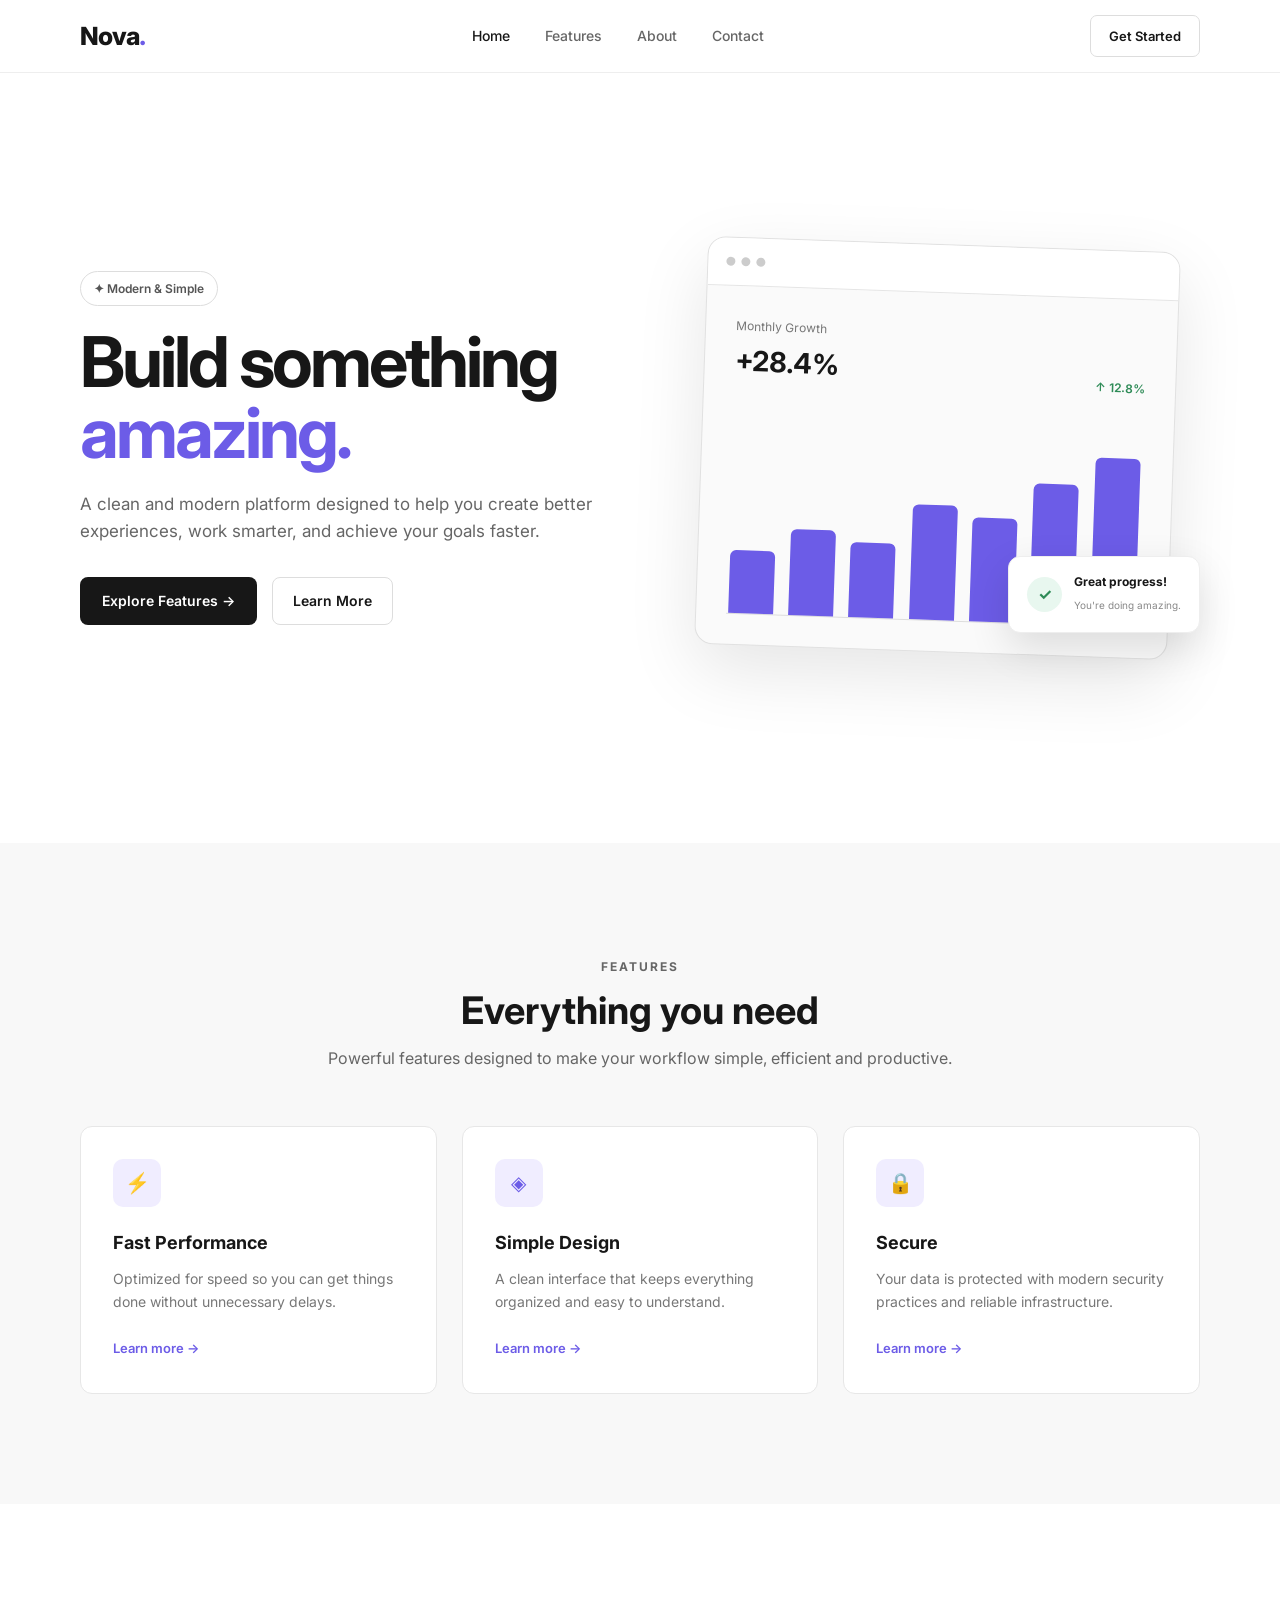
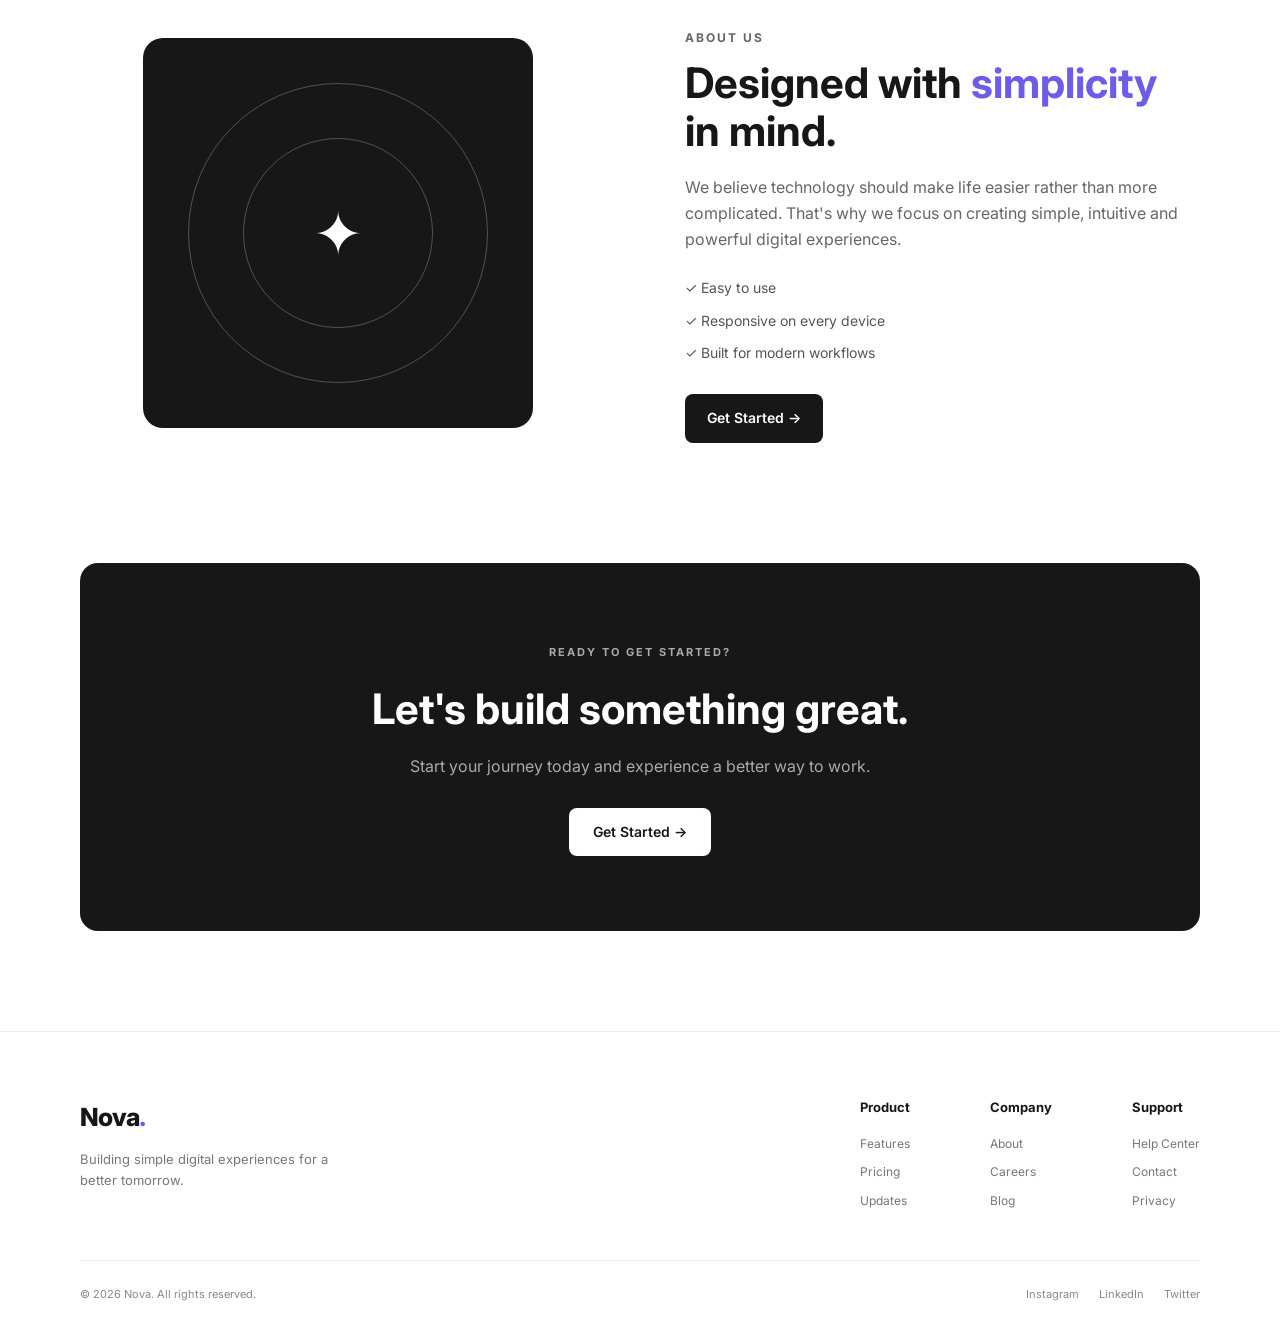
<file: Task1/index.html>
<!DOCTYPE html>
<html lang="en">
<head>
    <meta charset="UTF-8">
    <meta name="viewport" content="width=device-width, initial-scale=1.0">

    <title>Modern Landing Page</title>

    <link rel="stylesheet" href="styles.css">

    <!-- Google Font -->
    <link rel="preconnect" href="https://fonts.googleapis.com">
    <link rel="preconnect" href="https://fonts.gstatic.com" crossorigin>
    <link
        href="https://fonts.googleapis.com/css2?family=Inter:wght@400;500;600;700;800&display=swap"
        rel="stylesheet"
    >
</head>

<body>

    <!-- ================= HEADER ================= -->
    <header class="header">
        <div class="container nav-container">

            <a href="#" class="logo">
                Nova<span>.</span>
            </a>

            <nav class="navbar">
                <a href="#home" class="active">Home</a>
                <a href="#features">Features</a>
                <a href="#about">About</a>
                <a href="#contact">Contact</a>
            </nav>

            <a href="#contact" class="nav-button">
                Get Started
            </a>

        </div>
    </header>


    <main>

        <!-- ================= HERO ================= -->
        <section class="hero" id="home">

            <div class="container hero-content">

                <div class="hero-text">

                    <span class="badge">
                        ✦ Modern & Simple
                    </span>

                    <h1>
                        Build something
                        <span>amazing.</span>
                    </h1>

                    <p>
                        A clean and modern platform designed to help you
                        create better experiences, work smarter, and achieve
                        your goals faster.
                    </p>

                    <div class="hero-buttons">
                        <a href="#features" class="primary-button">
                            Explore Features →
                        </a>

                        <a href="#about" class="secondary-button">
                            Learn More
                        </a>
                    </div>

                </div>


                <div class="hero-visual">

                    <div class="visual-card">

                        <div class="card-header">
                            <div class="window-buttons">
                                <span></span>
                                <span></span>
                                <span></span>
                            </div>
                        </div>

                        <div class="chart-area">

                            <div class="chart-title">
                                <div>
                                    <small>Monthly Growth</small>
                                    <h3>+28.4%</h3>
                                </div>

                                <span class="growth">
                                    ↑ 12.8%
                                </span>
                            </div>

                            <div class="chart">
                                <div class="bar bar-1"></div>
                                <div class="bar bar-2"></div>
                                <div class="bar bar-3"></div>
                                <div class="bar bar-4"></div>
                                <div class="bar bar-5"></div>
                                <div class="bar bar-6"></div>
                                <div class="bar bar-7"></div>
                            </div>

                        </div>

                    </div>

                    <div class="floating-card">
                        <span class="check">✓</span>
                        <div>
                            <strong>Great progress!</strong>
                            <small>You're doing amazing.</small>
                        </div>
                    </div>

                </div>

            </div>

        </section>


        <!-- ================= FEATURES ================= -->
        <section class="features" id="features">

            <div class="container">

                <div class="section-heading">

                    <span class="section-label">
                        FEATURES
                    </span>

                    <h2>
                        Everything you need
                    </h2>

                    <p>
                        Powerful features designed to make your workflow
                        simple, efficient and productive.
                    </p>

                </div>


                <div class="feature-grid">

                    <article class="feature-card">

                        <div class="feature-icon">
                            ⚡
                        </div>

                        <h3>
                            Fast Performance
                        </h3>

                        <p>
                            Optimized for speed so you can get things done
                            without unnecessary delays.
                        </p>

                        <a href="#">
                            Learn more →
                        </a>

                    </article>


                    <article class="feature-card">

                        <div class="feature-icon">
                            ◈
                        </div>

                        <h3>
                            Simple Design
                        </h3>

                        <p>
                            A clean interface that keeps everything organized
                            and easy to understand.
                        </p>

                        <a href="#">
                            Learn more →
                        </a>

                    </article>


                    <article class="feature-card">

                        <div class="feature-icon">
                            🔒
                        </div>

                        <h3>
                            Secure
                        </h3>

                        <p>
                            Your data is protected with modern security
                            practices and reliable infrastructure.
                        </p>

                        <a href="#">
                            Learn more →
                        </a>

                    </article>

                </div>

            </div>

        </section>


        <!-- ================= ABOUT ================= -->
        <section class="about" id="about">

            <div class="container about-content">

                <div class="about-image">

                    <div class="image-box">

                        <div class="circle circle-one"></div>
                        <div class="circle circle-two"></div>

                        <div class="about-icon">
                            ✦
                        </div>

                    </div>

                </div>


                <div class="about-text">

                    <span class="section-label">
                        ABOUT US
                    </span>

                    <h2>
                        Designed with
                        <span>simplicity</span>
                        in mind.
                    </h2>

                    <p>
                        We believe technology should make life easier rather
                        than more complicated. That's why we focus on creating
                        simple, intuitive and powerful digital experiences.
                    </p>

                    <ul>
                        <li>✓ Easy to use</li>
                        <li>✓ Responsive on every device</li>
                        <li>✓ Built for modern workflows</li>
                    </ul>

                    <a href="#contact" class="primary-button">
                        Get Started →
                    </a>

                </div>

            </div>

        </section>


        <!-- ================= CTA ================= -->
        <section class="cta" id="contact">

            <div class="container">

                <div class="cta-box">

                    <span>READY TO GET STARTED?</span>

                    <h2>
                        Let's build something great.
                    </h2>

                    <p>
                        Start your journey today and experience a better
                        way to work.
                    </p>

                    <a href="#" class="cta-button">
                        Get Started →
                    </a>

                </div>

            </div>

        </section>

    </main>


    <!-- ================= FOOTER ================= -->
    <footer class="footer">

        <div class="container footer-content">

            <div class="footer-brand">

                <a href="#" class="logo">
                    Nova<span>.</span>
                </a>

                <p>
                    Building simple digital experiences
                    for a better tomorrow.
                </p>

            </div>


            <div class="footer-links">

                <div>
                    <h4>Product</h4>
                    <a href="#features">Features</a>
                    <a href="#">Pricing</a>
                    <a href="#">Updates</a>
                </div>

                <div>
                    <h4>Company</h4>
                    <a href="#about">About</a>
                    <a href="#">Careers</a>
                    <a href="#">Blog</a>
                </div>

                <div>
                    <h4>Support</h4>
                    <a href="#">Help Center</a>
                    <a href="#">Contact</a>
                    <a href="#">Privacy</a>
                </div>

            </div>

        </div>


        <div class="container copyright">

            <p>
                © 2026 Nova. All rights reserved.
            </p>

            <div>
                <a href="#">Instagram</a>
                <a href="#">LinkedIn</a>
                <a href="#">Twitter</a>
            </div>

        </div>

    </footer>

</body>
</html>
</file>
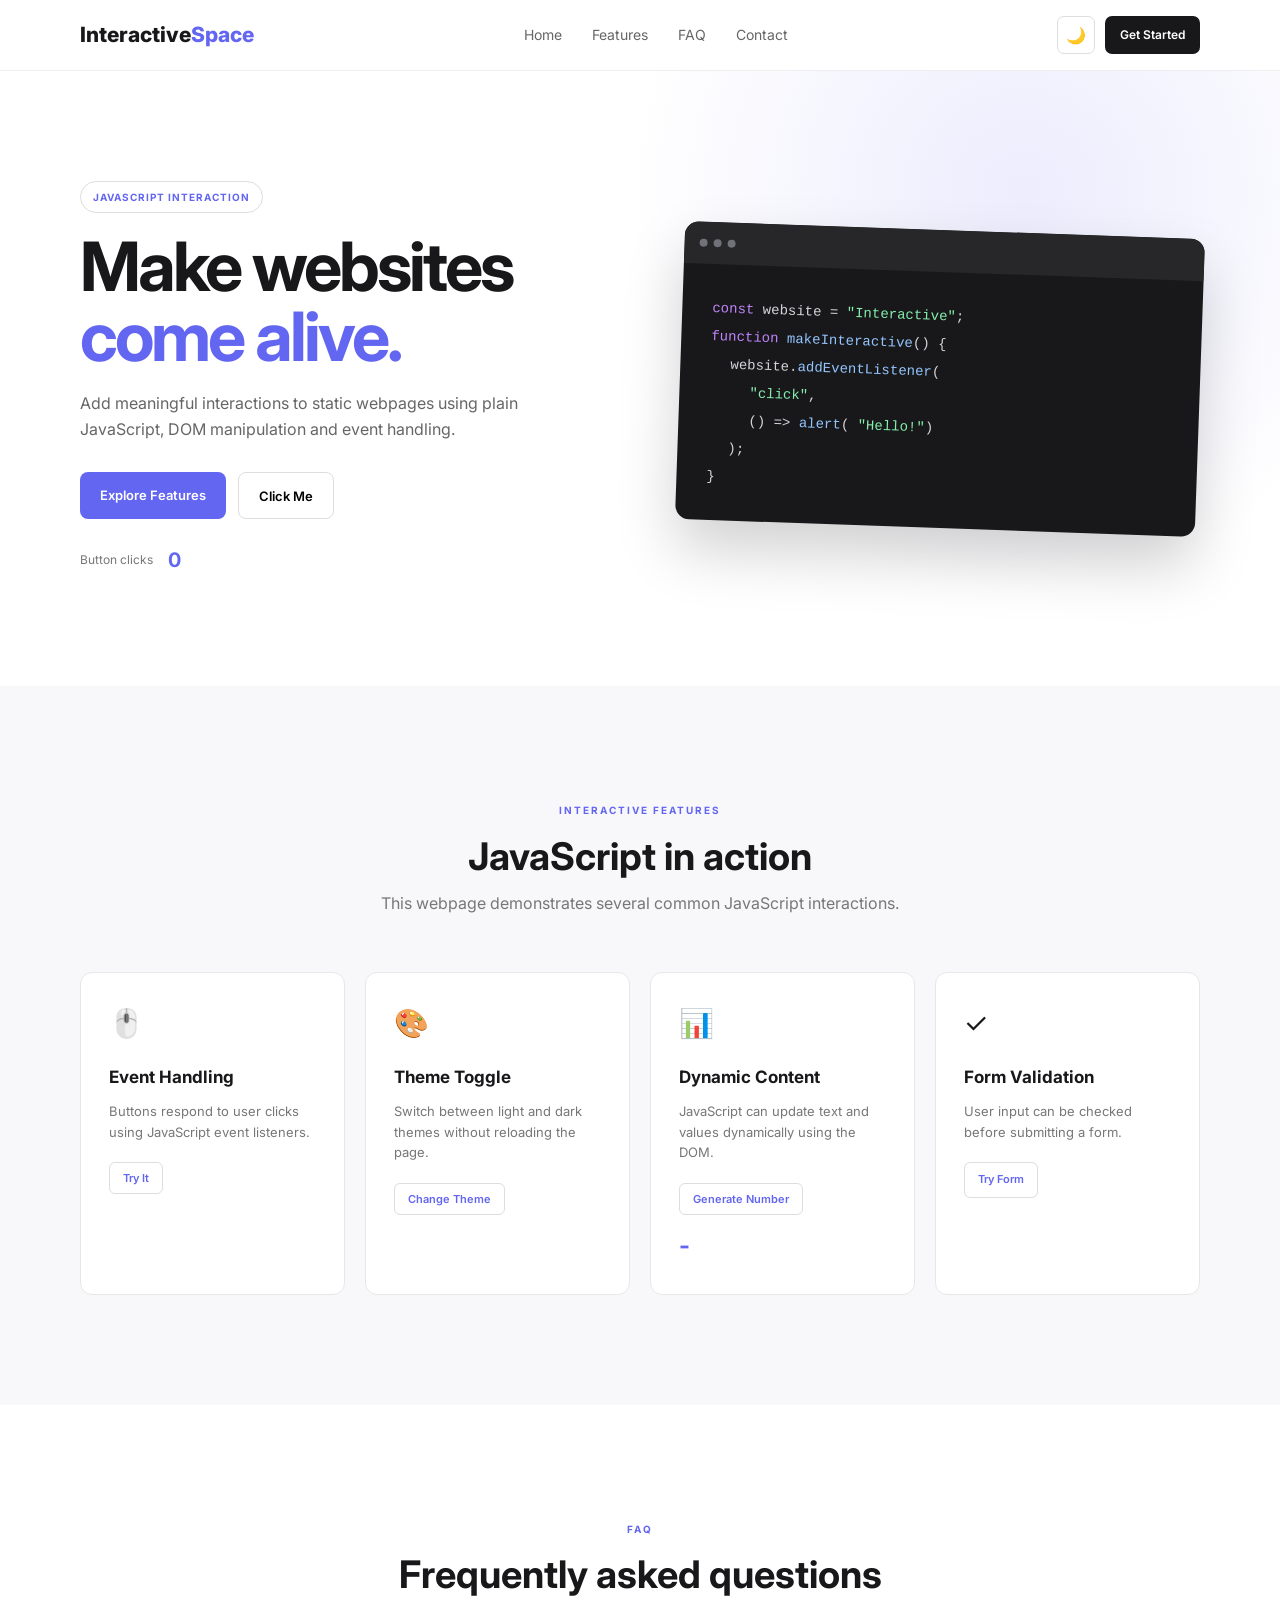
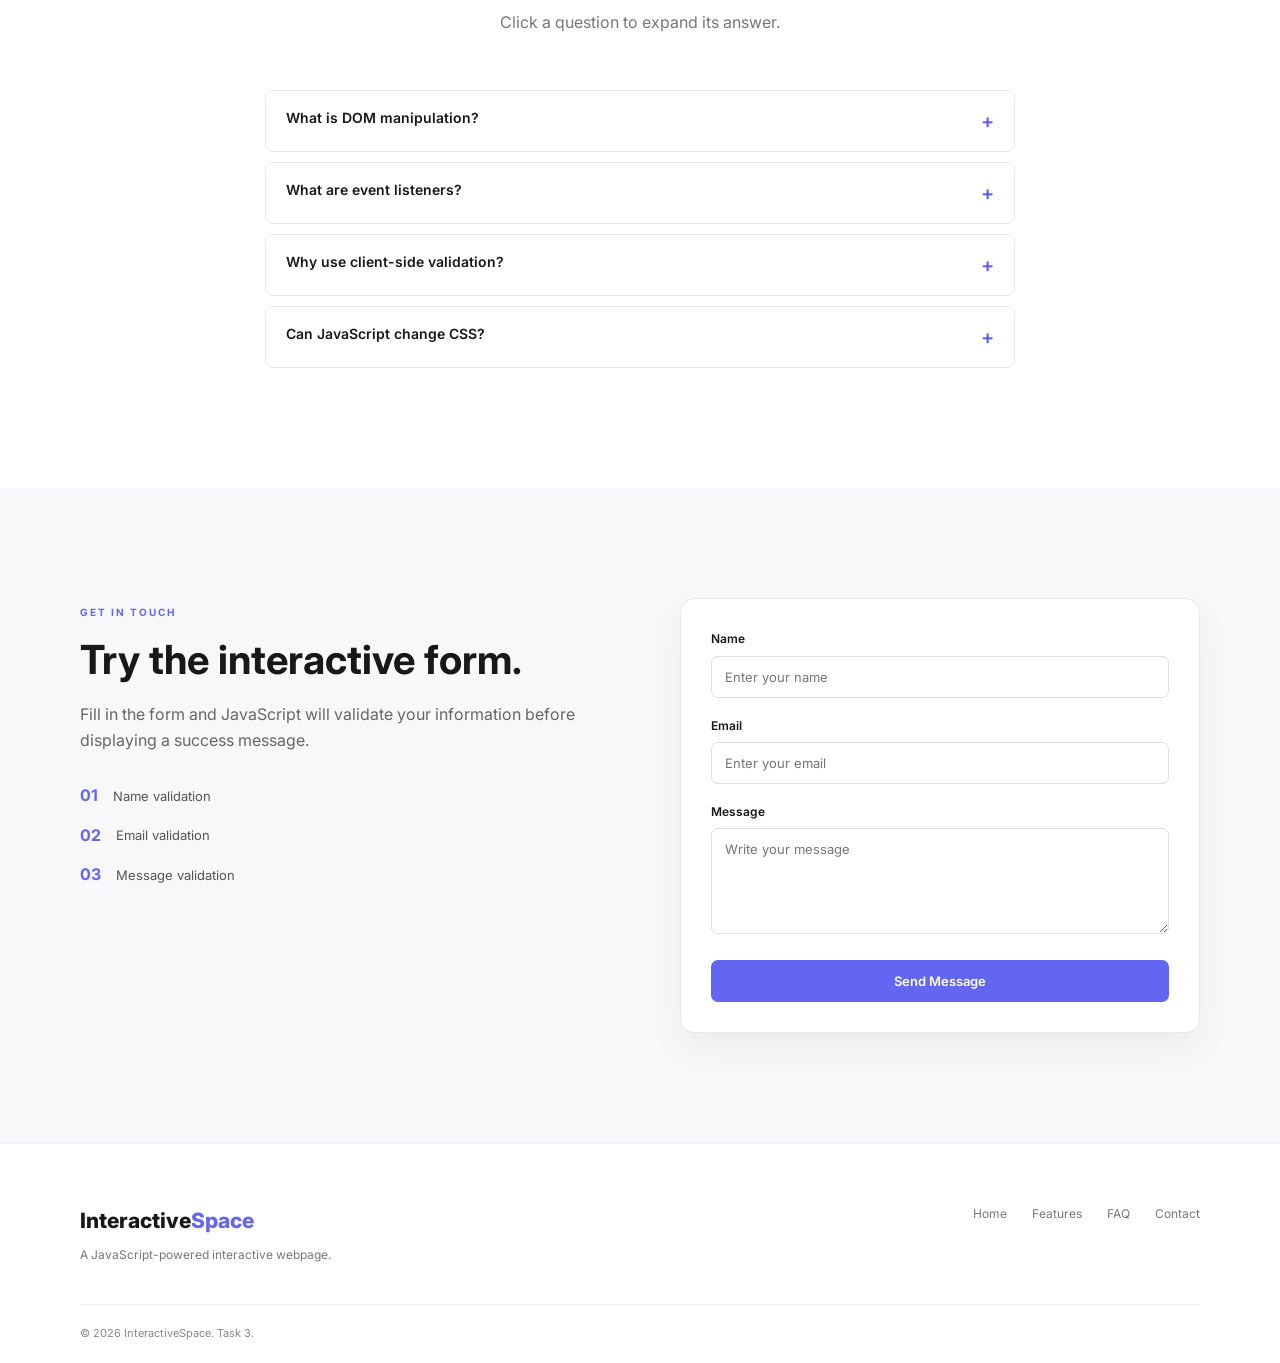
<file: Task3/index.html>
<!DOCTYPE html>
<html lang="en">

<head>
    <meta charset="UTF-8">
    <meta name="viewport" content="width=device-width, initial-scale=1.0">

    <title>InteractiveSpace - JavaScript Task</title>

    <link rel="stylesheet" href="style.css">

    <link rel="preconnect" href="https://fonts.googleapis.com">
    <link rel="preconnect" href="https://fonts.gstatic.com" crossorigin>

    <link
        href="https://fonts.googleapis.com/css2?family=Inter:wght@400;500;600;700;800&display=swap"
        rel="stylesheet"
    >
</head>

<body>

    <!-- ================= HEADER ================= -->

    <header class="header">

        <div class="container navbar">

            <a href="#home" class="logo">
                Interactive<span>Space</span>
            </a>

            <nav class="nav-links" id="navLinks">

                <a href="#home">Home</a>
                <a href="#features">Features</a>
                <a href="#faq">FAQ</a>
                <a href="#contact">Contact</a>

            </nav>

            <div class="header-actions">

                <button
                    class="theme-btn"
                    id="themeToggle"
                    aria-label="Toggle theme"
                >
                    🌙
                </button>

                <a href="#contact" class="header-btn">
                    Get Started
                </a>

                <button
                    class="menu-btn"
                    id="menuToggle"
                    aria-label="Open menu"
                >
                    ☰
                </button>

            </div>

        </div>

    </header>


    <!-- ================= MAIN ================= -->

    <main>

        <!-- HERO -->

        <section class="hero" id="home">

            <div class="container hero-content">

                <div class="hero-text">

                    <span class="tag">
                        JAVASCRIPT INTERACTION
                    </span>

                    <h1>
                        Make websites
                        <span>come alive.</span>
                    </h1>

                    <p>
                        Add meaningful interactions to static webpages
                        using plain JavaScript, DOM manipulation and
                        event handling.
                    </p>

                    <div class="hero-buttons">

                        <a href="#features" class="btn primary">
                            Explore Features
                        </a>

                        <button class="btn secondary" id="countButton">
                            Click Me
                        </button>

                    </div>

                    <div class="counter-box">

                        <span>Button clicks</span>

                        <strong id="clickCount">
                            0
                        </strong>

                    </div>

                </div>


                <div class="hero-card">

                    <div class="code-header">

                        <span></span>
                        <span></span>
                        <span></span>

                    </div>

                    <div class="code-content">

                        <p>
                            <span class="code-purple">const</span>
                            website =
                            <span class="code-green">"Interactive"</span>;
                        </p>

                        <p>
                            <span class="code-purple">function</span>
                            <span class="code-blue">makeInteractive</span>() {
                        </p>

                        <p class="indent">
                            website.<span class="code-blue">addEventListener</span>(
                        </p>

                        <p class="indent-2">
                            <span class="code-green">"click"</span>,
                        </p>

                        <p class="indent-2">
                            () =>
                            <span class="code-blue">alert</span>(
                            <span class="code-green">"Hello!"</span>)
                        </p>

                        <p class="indent">);</p>

                        <p>}</p>

                    </div>

                </div>

            </div>

        </section>


        <!-- FEATURES -->

        <section class="features" id="features">

            <div class="container">

                <div class="section-heading">

                    <span>INTERACTIVE FEATURES</span>

                    <h2>
                        JavaScript in action
                    </h2>

                    <p>
                        This webpage demonstrates several common
                        JavaScript interactions.
                    </p>

                </div>


                <div class="feature-grid">

                    <article class="feature-card">

                        <div class="feature-icon">
                            🖱️
                        </div>

                        <h3>
                            Event Handling
                        </h3>

                        <p>
                            Buttons respond to user clicks using
                            JavaScript event listeners.
                        </p>

                        <button
                            class="demo-btn"
                            data-message="You clicked the Event Handling button!"
                        >
                            Try It
                        </button>

                    </article>


                    <article class="feature-card">

                        <div class="feature-icon">
                            🎨
                        </div>

                        <h3>
                            Theme Toggle
                        </h3>

                        <p>
                            Switch between light and dark themes
                            without reloading the page.
                        </p>

                        <button
                            class="demo-btn"
                            id="themeDemo"
                        >
                            Change Theme
                        </button>

                    </article>


                    <article class="feature-card">

                        <div class="feature-icon">
                            📊
                        </div>

                        <h3>
                            Dynamic Content
                        </h3>

                        <p>
                            JavaScript can update text and values
                            dynamically using the DOM.
                        </p>

                        <button
                            class="demo-btn"
                            id="randomNumber"
                        >
                            Generate Number
                        </button>

                        <div class="random-result" id="randomResult">
                            -
                        </div>

                    </article>


                    <article class="feature-card">

                        <div class="feature-icon">
                            ✓
                        </div>

                        <h3>
                            Form Validation
                        </h3>

                        <p>
                            User input can be checked before submitting
                            a form.
                        </p>

                        <a href="#contact" class="demo-btn link-btn">
                            Try Form
                        </a>

                    </article>

                </div>

            </div>

        </section>


        <!-- FAQ -->

        <section class="faq-section" id="faq">

            <div class="container">

                <div class="section-heading">

                    <span>FAQ</span>

                    <h2>
                        Frequently asked questions
                    </h2>

                    <p>
                        Click a question to expand its answer.
                    </p>

                </div>


                <div class="faq-list">

                    <div class="faq-item">

                        <button class="faq-question">
                            What is DOM manipulation?
                            <span>+</span>
                        </button>

                        <div class="faq-answer">

                            <p>
                                DOM manipulation means using JavaScript
                                to access and modify elements, attributes,
                                styles and content of an HTML document.
                            </p>

                        </div>

                    </div>


                    <div class="faq-item">

                        <button class="faq-question">
                            What are event listeners?
                            <span>+</span>
                        </button>

                        <div class="faq-answer">

                            <p>
                                Event listeners allow JavaScript to
                                execute a function when a specific event,
                                such as a click or keyboard input, occurs.
                            </p>

                        </div>

                    </div>


                    <div class="faq-item">

                        <button class="faq-question">
                            Why use client-side validation?
                            <span>+</span>
                        </button>

                        <div class="faq-answer">

                            <p>
                                Client-side validation provides immediate
                                feedback to users and prevents incomplete
                                or incorrectly formatted information from
                                being submitted.
                            </p>

                        </div>

                    </div>


                    <div class="faq-item">

                        <button class="faq-question">
                            Can JavaScript change CSS?
                            <span>+</span>
                        </button>

                        <div class="faq-answer">

                            <p>
                                Yes. JavaScript can add or remove CSS
                                classes, modify inline styles and change
                                the visual state of HTML elements.
                            </p>

                        </div>

                    </div>

                </div>

            </div>

        </section>


        <!-- CONTACT FORM -->

        <section class="contact" id="contact">

            <div class="container contact-layout">

                <div class="contact-info">

                    <span class="section-label">
                        GET IN TOUCH
                    </span>

                    <h2>
                        Try the interactive form.
                    </h2>

                    <p>
                        Fill in the form and JavaScript will validate
                        your information before displaying a success
                        message.
                    </p>

                    <div class="contact-points">

                        <div>
                            <strong>01</strong>
                            <span>Name validation</span>
                        </div>

                        <div>
                            <strong>02</strong>
                            <span>Email validation</span>
                        </div>

                        <div>
                            <strong>03</strong>
                            <span>Message validation</span>
                        </div>

                    </div>

                </div>


                <form class="contact-form" id="contactForm">

                    <div class="form-group">

                        <label for="name">
                            Name
                        </label>

                        <input
                            type="text"
                            id="name"
                            placeholder="Enter your name"
                        >

                        <small class="error" id="nameError"></small>

                    </div>


                    <div class="form-group">

                        <label for="email">
                            Email
                        </label>

                        <input
                            type="email"
                            id="email"
                            placeholder="Enter your email"
                        >

                        <small class="error" id="emailError"></small>

                    </div>


                    <div class="form-group">

                        <label for="message">
                            Message
                        </label>

                        <textarea
                            id="message"
                            rows="5"
                            placeholder="Write your message"
                        ></textarea>

                        <small class="error" id="messageError"></small>

                    </div>


                    <button
                        type="submit"
                        class="submit-btn"
                    >
                        Send Message
                    </button>

                    <div
                        class="success-message"
                        id="successMessage"
                    >
                        ✓ Message validated successfully!
                    </div>

                </form>

            </div>

        </section>

    </main>


    <!-- ================= FOOTER ================= -->

    <footer class="footer">

        <div class="container footer-content">

            <div>

                <a href="#home" class="logo">
                    Interactive<span>Space</span>
                </a>

                <p>
                    A JavaScript-powered interactive webpage.
                </p>

            </div>

            <div class="footer-links">

                <a href="#home">Home</a>
                <a href="#features">Features</a>
                <a href="#faq">FAQ</a>
                <a href="#contact">Contact</a>

            </div>

        </div>

        <div class="container copyright">

            © 2026 InteractiveSpace. Task 3.

        </div>

    </footer>


    <!-- SCROLL TO TOP -->

    <button
        id="scrollTop"
        class="scroll-top"
        aria-label="Scroll to top"
    >
        ↑
    </button>


    <script src="script.js"></script>

</body>

</html>
</file>
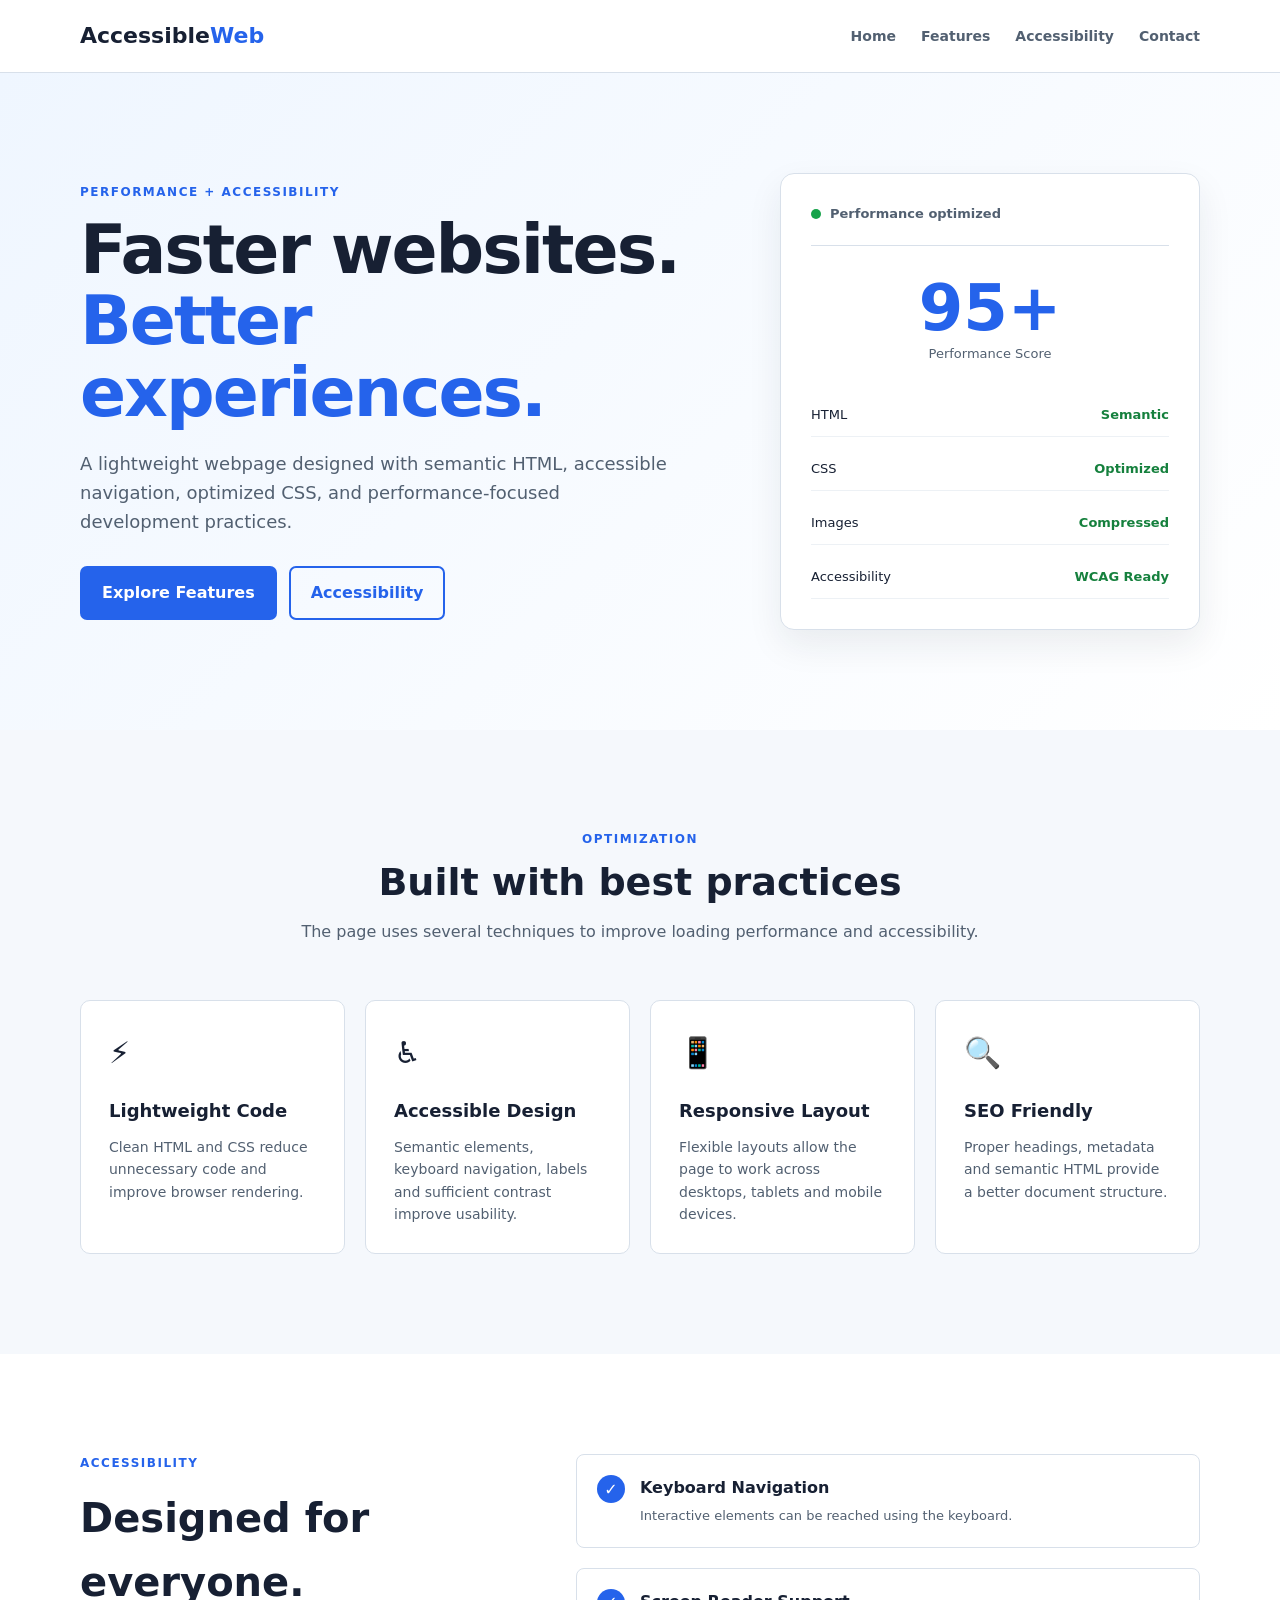
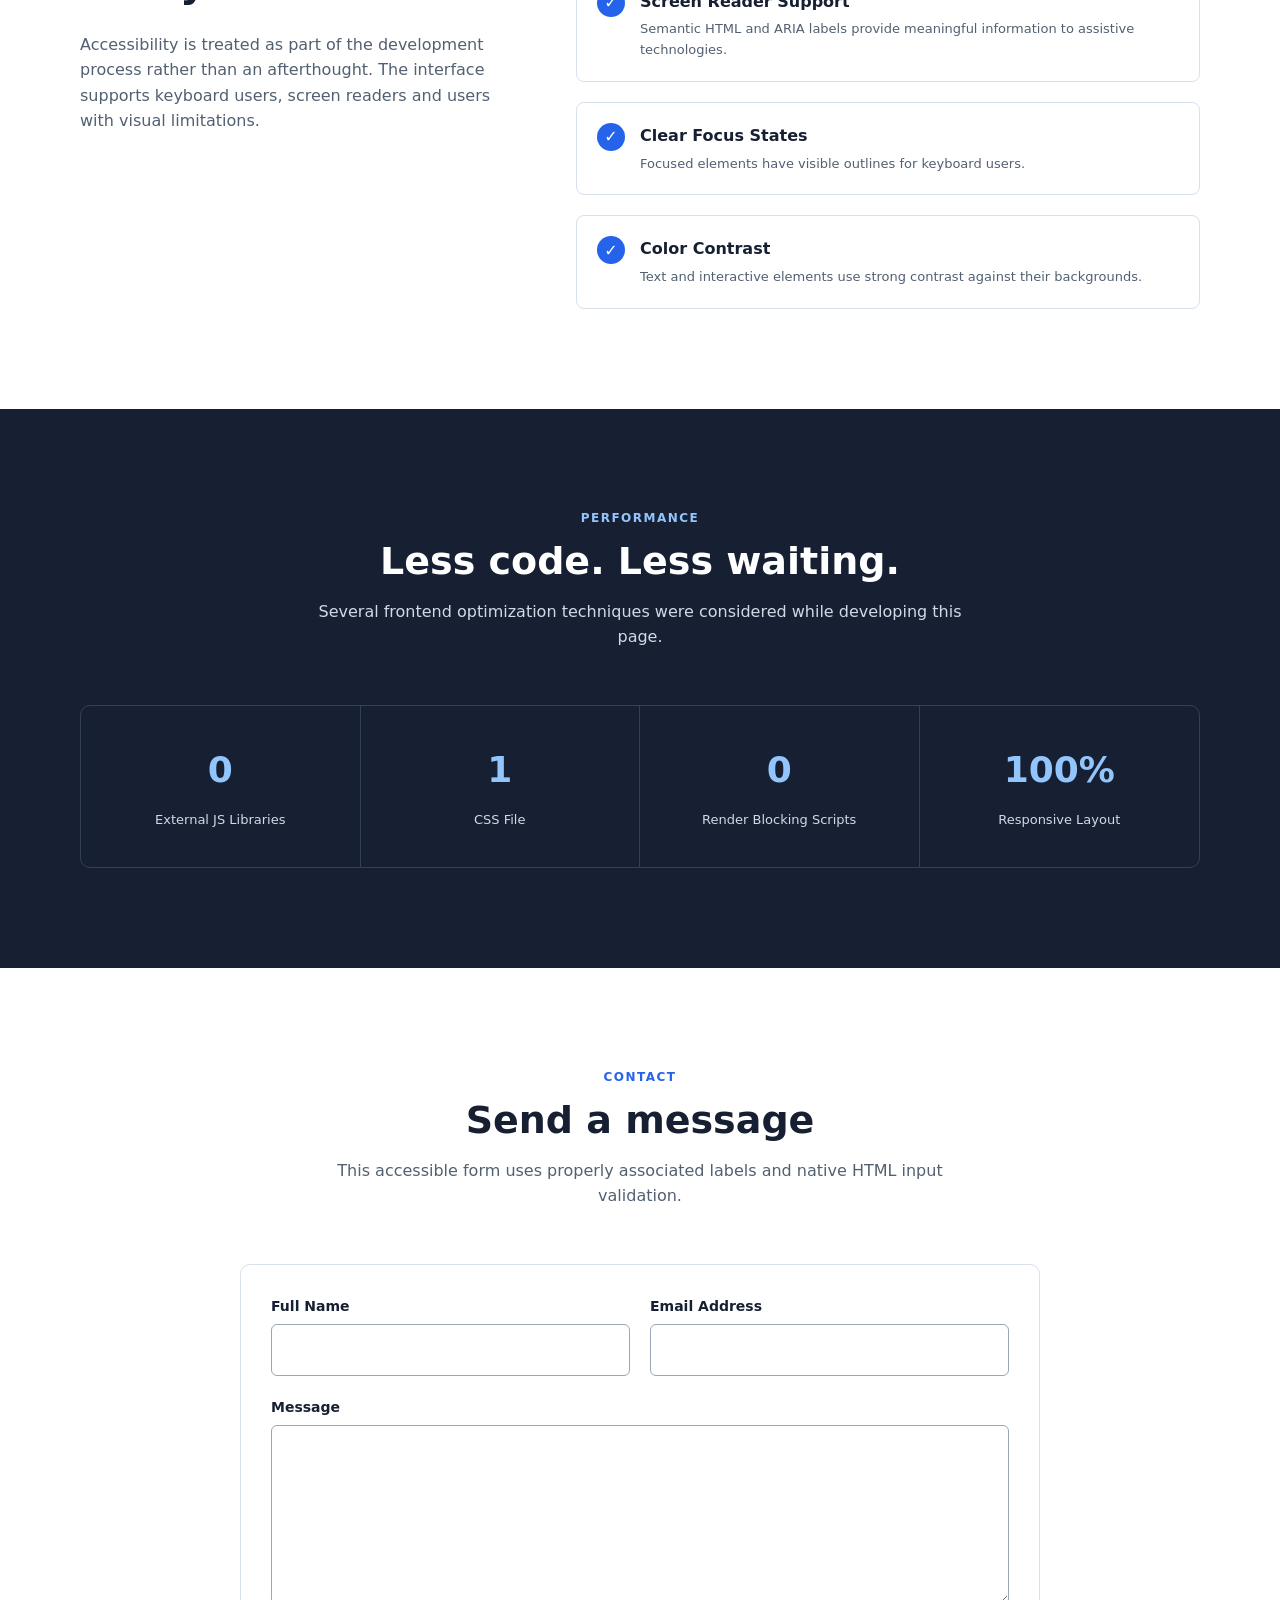
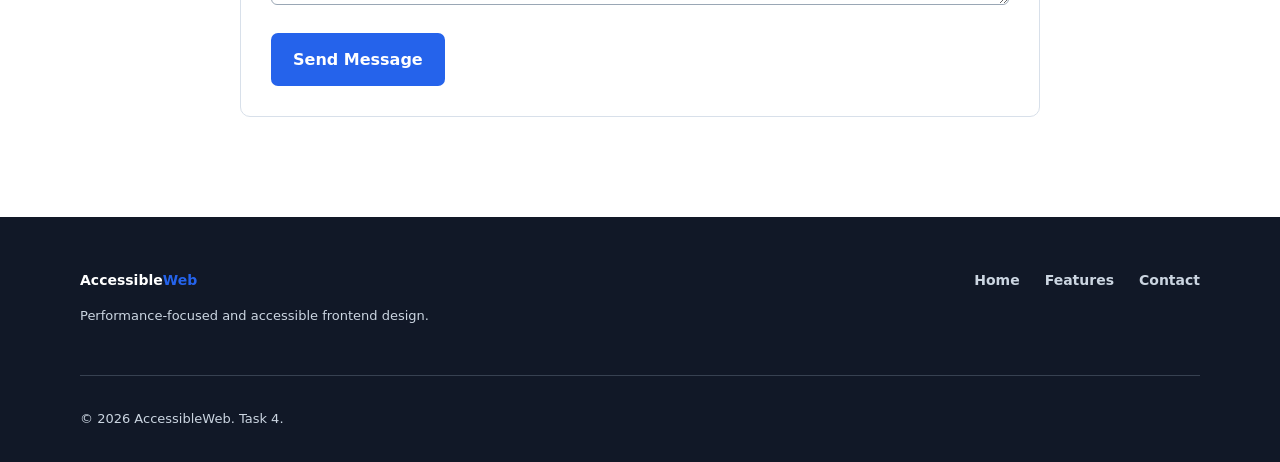
<file: Task4/index.html>
<!DOCTYPE html>
<html lang="en">

<head>

    <meta charset="UTF-8">

    <meta
        name="viewport"
        content="width=device-width, initial-scale=1.0"
    >

    <meta
        name="description"
        content="Accessible and performance optimized webpage demonstrating frontend best practices."
    >

    <meta
        name="theme-color"
        content="#2563eb"
    >

    <title>AccessibleWeb - Performance & Accessibility</title>

    <link rel="stylesheet" href="style.css">

</head>


<body>

    <!-- Skip navigation link for keyboard and screen-reader users -->

    <a
        class="skip-link"
        href="#main-content"
    >
        Skip to main content
    </a>


    <!-- HEADER -->

    <header class="site-header">

        <div class="container header-content">

            <a
                href="#"
                class="logo"
                aria-label="AccessibleWeb home"
            >
                Accessible<span>Web</span>
            </a>


            <nav
                class="main-navigation"
                aria-label="Main navigation"
            >

                <ul>

                    <li>
                        <a href="#home">
                            Home
                        </a>
                    </li>

                    <li>
                        <a href="#features">
                            Features
                        </a>
                    </li>

                    <li>
                        <a href="#accessibility">
                            Accessibility
                        </a>
                    </li>

                    <li>
                        <a href="#contact">
                            Contact
                        </a>
                    </li>

                </ul>

            </nav>

        </div>

    </header>


    <!-- MAIN CONTENT -->

    <main id="main-content">


        <!-- HERO SECTION -->

        <section
            class="hero"
            id="home"
            aria-labelledby="hero-title"
        >

            <div class="container hero-grid">

                <div class="hero-content">

                    <p class="eyebrow">
                        PERFORMANCE + ACCESSIBILITY
                    </p>

                    <h1 id="hero-title">
                        Faster websites.
                        <span>Better experiences.</span>
                    </h1>

                    <p class="hero-description">
                        A lightweight webpage designed with semantic
                        HTML, accessible navigation, optimized CSS,
                        and performance-focused development practices.
                    </p>

                    <div class="hero-actions">

                        <a
                            class="button primary-button"
                            href="#features"
                        >
                            Explore Features
                        </a>

                        <a
                            class="button secondary-button"
                            href="#accessibility"
                        >
                            Accessibility
                        </a>

                    </div>

                </div>


                <div
                    class="performance-card"
                    aria-label="Performance summary"
                >

                    <div class="performance-header">

                        <span
                            class="status-dot"
                            aria-hidden="true"
                        ></span>

                        Performance optimized

                    </div>


                    <div class="performance-score">

                        <strong>
                            95+
                        </strong>

                        <span>
                            Performance Score
                        </span>

                    </div>


                    <div class="performance-list">

                        <div>
                            <span>HTML</span>
                            <strong>Semantic</strong>
                        </div>

                        <div>
                            <span>CSS</span>
                            <strong>Optimized</strong>
                        </div>

                        <div>
                            <span>Images</span>
                            <strong>Compressed</strong>
                        </div>

                        <div>
                            <span>Accessibility</span>
                            <strong>WCAG Ready</strong>
                        </div>

                    </div>

                </div>

            </div>

        </section>


        <!-- FEATURES -->

        <section
            class="features"
            id="features"
            aria-labelledby="features-title"
        >

            <div class="container">

                <header class="section-header">

                    <p class="eyebrow">
                        OPTIMIZATION
                    </p>

                    <h2 id="features-title">
                        Built with best practices
                    </h2>

                    <p>
                        The page uses several techniques to improve
                        loading performance and accessibility.
                    </p>

                </header>


                <div class="feature-grid">


                    <article class="feature-card">

                        <div
                            class="feature-icon"
                            aria-hidden="true"
                        >
                            ⚡
                        </div>

                        <h3>
                            Lightweight Code
                        </h3>

                        <p>
                            Clean HTML and CSS reduce unnecessary
                            code and improve browser rendering.
                        </p>

                    </article>


                    <article class="feature-card">

                        <div
                            class="feature-icon"
                            aria-hidden="true"
                        >
                            ♿
                        </div>

                        <h3>
                            Accessible Design
                        </h3>

                        <p>
                            Semantic elements, keyboard navigation,
                            labels and sufficient contrast improve
                            usability.
                        </p>

                    </article>


                    <article class="feature-card">

                        <div
                            class="feature-icon"
                            aria-hidden="true"
                        >
                            📱
                        </div>

                        <h3>
                            Responsive Layout
                        </h3>

                        <p>
                            Flexible layouts allow the page to work
                            across desktops, tablets and mobile devices.
                        </p>

                    </article>


                    <article class="feature-card">

                        <div
                            class="feature-icon"
                            aria-hidden="true"
                        >
                            🔍
                        </div>

                        <h3>
                            SEO Friendly
                        </h3>

                        <p>
                            Proper headings, metadata and semantic
                            HTML provide a better document structure.
                        </p>

                    </article>

                </div>

            </div>

        </section>


        <!-- ACCESSIBILITY SECTION -->

        <section
            class="accessibility"
            id="accessibility"
            aria-labelledby="accessibility-title"
        >

            <div class="container accessibility-grid">

                <div>

                    <p class="eyebrow">
                        ACCESSIBILITY
                    </p>

                    <h2 id="accessibility-title">
                        Designed for everyone.
                    </h2>

                    <p class="section-description">
                        Accessibility is treated as part of the
                        development process rather than an afterthought.
                        The interface supports keyboard users,
                        screen readers and users with visual limitations.
                    </p>

                </div>


                <ul class="accessibility-list">

                    <li>

                        <span
                            aria-hidden="true"
                            class="check"
                        >
                            ✓
                        </span>

                        <div>

                            <strong>
                                Keyboard Navigation
                            </strong>

                            <p>
                                Interactive elements can be reached
                                using the keyboard.
                            </p>

                        </div>

                    </li>


                    <li>

                        <span
                            aria-hidden="true"
                            class="check"
                        >
                            ✓
                        </span>

                        <div>

                            <strong>
                                Screen Reader Support
                            </strong>

                            <p>
                                Semantic HTML and ARIA labels provide
                                meaningful information to assistive
                                technologies.
                            </p>

                        </div>

                    </li>


                    <li>

                        <span
                            aria-hidden="true"
                            class="check"
                        >
                            ✓
                        </span>

                        <div>

                            <strong>
                                Clear Focus States
                            </strong>

                            <p>
                                Focused elements have visible outlines
                                for keyboard users.
                            </p>

                        </div>

                    </li>


                    <li>

                        <span
                            aria-hidden="true"
                            class="check"
                        >
                            ✓
                        </span>

                        <div>

                            <strong>
                                Color Contrast
                            </strong>

                            <p>
                                Text and interactive elements use
                                strong contrast against their backgrounds.
                            </p>

                        </div>

                    </li>

                </ul>

            </div>

        </section>


        <!-- PERFORMANCE SECTION -->

        <section
            class="performance"
            aria-labelledby="performance-title"
        >

            <div class="container">

                <header class="section-header">

                    <p class="eyebrow">
                        PERFORMANCE
                    </p>

                    <h2 id="performance-title">
                        Less code. Less waiting.
                    </h2>

                    <p>
                        Several frontend optimization techniques
                        were considered while developing this page.
                    </p>

                </header>


                <div class="metrics">

                    <div class="metric">

                        <strong>
                            0
                        </strong>

                        <span>
                            External JS Libraries
                        </span>

                    </div>


                    <div class="metric">

                        <strong>
                            1
                        </strong>

                        <span>
                            CSS File
                        </span>

                    </div>


                    <div class="metric">

                        <strong>
                            0
                        </strong>

                        <span>
                            Render Blocking Scripts
                        </span>

                    </div>


                    <div class="metric">

                        <strong>
                            100%
                        </strong>

                        <span>
                            Responsive Layout
                        </span>

                    </div>

                </div>

            </div>

        </section>


        <!-- CONTACT -->

        <section
            class="contact"
            id="contact"
            aria-labelledby="contact-title"
        >

            <div class="container contact-container">

                <header class="section-header">

                    <p class="eyebrow">
                        CONTACT
                    </p>

                    <h2 id="contact-title">
                        Send a message
                    </h2>

                    <p>
                        This accessible form uses properly associated
                        labels and native HTML input validation.
                    </p>

                </header>


                <form class="contact-form">

                    <div class="form-row">

                        <div class="form-group">

                            <label for="name">
                                Full Name
                            </label>

                            <input
                                id="name"
                                name="name"
                                type="text"
                                autocomplete="name"
                                required
                                aria-required="true"
                            >

                        </div>


                        <div class="form-group">

                            <label for="email">
                                Email Address
                            </label>

                            <input
                                id="email"
                                name="email"
                                type="email"
                                autocomplete="email"
                                required
                                aria-required="true"
                            >

                        </div>

                    </div>


                    <div class="form-group">

                        <label for="message">
                            Message
                        </label>

                        <textarea
                            id="message"
                            name="message"
                            rows="6"
                            required
                        ></textarea>

                    </div>


                    <button
                        type="submit"
                        class="button primary-button"
                    >
                        Send Message
                    </button>

                </form>

            </div>

        </section>

    </main>


    <!-- FOOTER -->

    <footer class="site-footer">

        <div class="container footer-content">

            <div>

                <a
                    href="#"
                    class="logo"
                    aria-label="AccessibleWeb home"
                >
                    Accessible<span>Web</span>
                </a>

                <p>
                    Performance-focused and accessible frontend design.
                </p>

            </div>


            <nav
                aria-label="Footer navigation"
            >

                <ul>

                    <li>
                        <a href="#home">
                            Home
                        </a>
                    </li>

                    <li>
                        <a href="#features">
                            Features
                        </a>
                    </li>

                    <li>
                        <a href="#contact">
                            Contact
                        </a>
                    </li>

                </ul>

            </nav>

        </div>


        <div class="container copyright">

            <p>
                © 2026 AccessibleWeb. Task 4.
            </p>

        </div>

    </footer>

</body>

</html>
</file>
<file: Task1/styles.css>
* {
    margin: 0;
    padding: 0;
    box-sizing: border-box;
}

html {
    scroll-behavior: smooth;
}

body {
    font-family: "Inter", sans-serif;
    color: #171717;
    background: #ffffff;
    line-height: 1.6;
}

a {
    text-decoration: none;
    color: inherit;
}

img {
    max-width: 100%;
    display: block;
}


.container {
    width: min(1120px, 90%);
    margin: 0 auto;
}

.primary-button {
    display: inline-flex;
    align-items: center;
    justify-content: center;
    padding: 13px 22px;
    border-radius: 8px;
    background: #171717;
    color: #ffffff;
    font-size: 14px;
    font-weight: 600;
    transition: 0.3s ease;
}

.primary-button:hover {
    background: #333333;
    transform: translateY(-2px);
}

.section-label {
    display: inline-block;
    margin-bottom: 12px;
    color: #666666;
    font-size: 12px;
    font-weight: 700;
    letter-spacing: 2px;
}

.section-heading {
    max-width: 650px;
    margin: 0 auto 55px;
    text-align: center;
}

.section-heading h2 {
    margin-bottom: 12px;
    font-size: 38px;
    line-height: 1.2;
}

.section-heading p {
    color: #666666;
}


.header {
    position: sticky;
    top: 0;
    z-index: 1000;
    background: rgba(255, 255, 255, 0.95);
    border-bottom: 1px solid #eeeeee;
    backdrop-filter: blur(10px);
}

.nav-container {
    min-height: 72px;
    display: flex;
    align-items: center;
    justify-content: space-between;
}

.logo {
    font-size: 25px;
    font-weight: 800;
    letter-spacing: -1px;
}

.logo span {
    color: #6c5ce7;
}

.navbar {
    display: flex;
    align-items: center;
    gap: 35px;
}

.navbar a {
    position: relative;
    color: #666666;
    font-size: 14px;
    font-weight: 500;
}

.navbar a:hover,
.navbar a.active {
    color: #171717;
}

.nav-button {
    padding: 10px 18px;
    border: 1px solid #dddddd;
    border-radius: 7px;
    font-size: 13px;
    font-weight: 600;
    transition: 0.3s ease;
}

.nav-button:hover {
    background: #171717;
    color: #ffffff;
}


.hero {
    padding: 100px 0 120px;
    overflow: hidden;
}

.hero-content {
    min-height: 550px;
    display: grid;
    grid-template-columns: 1fr 1fr;
    align-items: center;
    gap: 70px;
}

.badge {
    display: inline-block;
    margin-bottom: 20px;
    padding: 7px 13px;
    border: 1px solid #dddddd;
    border-radius: 30px;
    color: #555555;
    font-size: 12px;
    font-weight: 600;
}

.hero-text h1 {
    max-width: 600px;
    margin-bottom: 22px;
    font-size: clamp(48px, 6vw, 70px);
    line-height: 1.02;
    letter-spacing: -3px;
}

.hero-text h1 span {
    color: #6c5ce7;
}

.hero-text p {
    max-width: 540px;
    margin-bottom: 32px;
    color: #666666;
    font-size: 17px;
}

.hero-buttons {
    display: flex;
    align-items: center;
    gap: 15px;
}

.secondary-button {
    padding: 12px 20px;
    border: 1px solid #dddddd;
    border-radius: 8px;
    font-size: 14px;
    font-weight: 600;
    transition: 0.3s ease;
}

.secondary-button:hover {
    background: #f5f5f5;
}


.hero-visual {
    position: relative;
    min-height: 430px;
    display: flex;
    align-items: center;
    justify-content: center;
}

.visual-card {
    width: 90%;
    max-width: 480px;
    overflow: hidden;
    border: 1px solid #e1e1e1;
    border-radius: 18px;
    background: #fafafa;
    box-shadow: 0 25px 70px rgba(0, 0, 0, 0.10);
    transform: rotate(2deg);
}

.card-header {
    height: 48px;
    display: flex;
    align-items: center;
    padding: 0 18px;
    border-bottom: 1px solid #e5e5e5;
    background: #ffffff;
}

.window-buttons {
    display: flex;
    gap: 6px;
}

.window-buttons span {
    width: 9px;
    height: 9px;
    display: block;
    border-radius: 50%;
    background: #cccccc;
}

.chart-area {
    padding: 30px;
}

.chart-title {
    display: flex;
    align-items: flex-end;
    justify-content: space-between;
}

.chart-title small {
    display: block;
    margin-bottom: 4px;
    color: #777777;
    font-size: 12px;
}

.chart-title h3 {
    font-size: 28px;
}

.growth {
    color: #2e8b57;
    font-size: 12px;
    font-weight: 600;
}

.chart {
    height: 200px;
    display: flex;
    align-items: flex-end;
    justify-content: space-around;
    gap: 12px;
    margin-top: 30px;
    padding-top: 20px;
    border-bottom: 1px solid #dddddd;
}

.bar {
    width: 11%;
    border-radius: 6px 6px 0 0;
    background: #6c5ce7;
}

.bar-1 {
    height: 35%;
}

.bar-2 {
    height: 48%;
}

.bar-3 {
    height: 42%;
}

.bar-4 {
    height: 64%;
}

.bar-5 {
    height: 58%;
}

.bar-6 {
    height: 78%;
}

.bar-7 {
    height: 94%;
}

.floating-card {
    position: absolute;
    right: 0;
    bottom: 30px;
    display: flex;
    align-items: center;
    gap: 12px;
    padding: 15px 18px;
    border: 1px solid #eeeeee;
    border-radius: 12px;
    background: #ffffff;
    box-shadow: 0 15px 40px rgba(0, 0, 0, 0.12);
}

.check {
    width: 35px;
    height: 35px;
    display: grid;
    place-items: center;
    border-radius: 50%;
    background: #e8f7ef;
    color: #2e8b57;
    font-weight: 700;
}

.floating-card strong {
    display: block;
    font-size: 12px;
}

.floating-card small {
    color: #888888;
    font-size: 10px;
}


.features {
    padding: 110px 0;
    background: #f8f8f8;
}

.feature-grid {
    display: grid;
    grid-template-columns: repeat(3, 1fr);
    gap: 25px;
}

.feature-card {
    padding: 32px;
    border: 1px solid #e7e7e7;
    border-radius: 12px;
    background: #ffffff;
    transition: 0.3s ease;
}

.feature-card:hover {
    transform: translateY(-6px);
    box-shadow: 0 15px 35px rgba(0, 0, 0, 0.08);
}

.feature-icon {
    width: 48px;
    height: 48px;
    display: grid;
    place-items: center;
    margin-bottom: 22px;
    border-radius: 10px;
    background: #f0edff;
    color: #6c5ce7;
    font-size: 20px;
}

.feature-card h3 {
    margin-bottom: 10px;
    font-size: 18px;
}

.feature-card p {
    margin-bottom: 22px;
    color: #777777;
    font-size: 14px;
}

.feature-card a {
    color: #6c5ce7;
    font-size: 13px;
    font-weight: 600;
}


.about {
    padding: 120px 0;
}

.about-content {
    display: grid;
    grid-template-columns: 1fr 1fr;
    align-items: center;
    gap: 90px;
}

.about-image {
    display: flex;
    justify-content: center;
}

.image-box {
    position: relative;
    width: 390px;
    height: 390px;
    overflow: hidden;
    border-radius: 20px;
    background: #171717;
}

.circle {
    position: absolute;
    border-radius: 50%;
    border: 1px solid rgba(255, 255, 255, 0.25);
}

.circle-one {
    width: 300px;
    height: 300px;
    top: 45px;
    left: 45px;
}

.circle-two {
    width: 190px;
    height: 190px;
    top: 100px;
    left: 100px;
}

.about-icon {
    position: absolute;
    top: 50%;
    left: 50%;
    transform: translate(-50%, -50%);
    color: #ffffff;
    font-size: 60px;
}

.about-text h2 {
    margin-bottom: 20px;
    font-size: 42px;
    line-height: 1.15;
}

.about-text h2 span {
    color: #6c5ce7;
}

.about-text > p {
    margin-bottom: 25px;
    color: #666666;
}

.about-text ul {
    margin-bottom: 30px;
    list-style: none;
}

.about-text li {
    margin-bottom: 10px;
    color: #555555;
    font-size: 14px;
}

.cta {
    padding: 0 0 100px;
}

.cta-box {
    padding: 75px 30px;
    border-radius: 18px;
    background: #171717;
    color: #ffffff;
    text-align: center;
}

.cta-box > span {
    font-size: 11px;
    font-weight: 700;
    letter-spacing: 2px;
    color: #aaaaaa;
}

.cta-box h2 {
    margin: 12px 0;
    font-size: 42px;
}

.cta-box p {
    max-width: 500px;
    margin: 0 auto 28px;
    color: #aaaaaa;
}

.cta-button {
    display: inline-block;
    padding: 13px 24px;
    border-radius: 8px;
    background: #ffffff;
    color: #171717;
    font-size: 14px;
    font-weight: 600;
    transition: 0.3s ease;
}

.cta-button:hover {
    transform: translateY(-2px);
    background: #eeeeee;
}



.footer {
    padding: 65px 0 25px;
    border-top: 1px solid #eeeeee;
}

.footer-content {
    display: flex;
    justify-content: space-between;
    gap: 50px;
    padding-bottom: 50px;
}

.footer-brand {
    max-width: 280px;
}

.footer-brand p {
    margin-top: 12px;
    color: #777777;
    font-size: 13px;
}

.footer-links {
    display: flex;
    gap: 80px;
}

.footer-links div {
    display: flex;
    flex-direction: column;
    gap: 9px;
}

.footer-links h4 {
    margin-bottom: 7px;
    font-size: 13px;
}

.footer-links a {
    color: #777777;
    font-size: 12px;
}

.footer-links a:hover {
    color: #171717;
}

.copyright {
    display: flex;
    justify-content: space-between;
    padding-top: 25px;
    border-top: 1px solid #eeeeee;
    color: #888888;
    font-size: 11px;
}

.copyright div {
    display: flex;
    gap: 20px;
}


@media (max-width: 900px) {

    .navbar {
        gap: 18px;
    }

    .hero-content {
        grid-template-columns: 1fr;
        gap: 60px;
    }

    .hero-text {
        text-align: center;
    }

    .hero-text p {
        margin-left: auto;
        margin-right: auto;
    }

    .hero-buttons {
        justify-content: center;
    }

    .hero-visual {
        max-width: 600px;
        width: 100%;
        margin: auto;
    }

    .feature-grid {
        grid-template-columns: 1fr;
    }

    .feature-card {
        text-align: center;
    }

    .feature-icon {
        margin-left: auto;
        margin-right: auto;
    }

    .about-content {
        grid-template-columns: 1fr;
        gap: 60px;
    }

    .about-text {
        text-align: center;
    }

    .about-text ul {
        display: inline-block;
        text-align: left;
    }

    .footer-content {
        flex-direction: column;
    }

}


@media (max-width: 600px) {

    .container {
        width: 90%;
    }

    .header {
        position: relative;
    }

    .nav-container {
        min-height: 65px;
    }

    .navbar {
        display: none;
    }

    .nav-button {
        padding: 8px 12px;
        font-size: 11px;
    }

    .hero {
        padding: 70px 0 80px;
    }

    .hero-text h1 {
        font-size: 45px;
        letter-spacing: -2px;
    }

    .hero-text p {
        font-size: 15px;
    }

    .hero-buttons {
        flex-direction: column;
    }

    .primary-button,
    .secondary-button {
        width: 100%;
    }

    .hero-visual {
        min-height: 330px;
    }

    .visual-card {
        width: 100%;
    }

    .chart-area {
        padding: 20px;
    }

    .chart {
        height: 140px;
    }

    .floating-card {
        right: -5px;
        bottom: 10px;
    }

    .features {
        padding: 80px 0;
    }

    .section-heading h2 {
        font-size: 30px;
    }

    .about {
        padding: 80px 0;
    }

    .image-box {
        width: 290px;
        height: 290px;
    }

    .circle-one {
        width: 220px;
        height: 220px;
        top: 35px;
        left: 35px;
    }

    .circle-two {
        width: 140px;
        height: 140px;
        top: 75px;
        left: 75px;
    }

    .about-text h2 {
        font-size: 32px;
    }

    .cta {
        padding-bottom: 70px;
    }

    .cta-box {
        padding: 55px 20px;
    }

    .cta-box h2 {
        font-size: 30px;
    }

    .footer-links {
        flex-wrap: wrap;
        gap: 40px;
    }

    .copyright {
        flex-direction: column;
        gap: 15px;
    }

}
</file>
<file: Task3/style.css>
/* =====================================================
   RESET
===================================================== */

* {
    margin: 0;
    padding: 0;
    box-sizing: border-box;
}

html {
    scroll-behavior: smooth;
}

body {
    font-family: "Inter", sans-serif;
    color: #18181b;
    background: #ffffff;
    line-height: 1.6;
    transition: background 0.3s, color 0.3s;
}

a {
    text-decoration: none;
    color: inherit;
}

button,
input,
textarea {
    font-family: inherit;
}

.container {
    width: min(1120px, 90%);
    margin: auto;
}


/* =====================================================
   HEADER
===================================================== */

.header {
    position: sticky;
    top: 0;
    z-index: 1000;

    background: rgba(255, 255, 255, 0.94);

    border-bottom: 1px solid #eeeeee;

    backdrop-filter: blur(12px);
}

.navbar {
    min-height: 70px;

    display: flex;
    align-items: center;
    justify-content: space-between;
}

.logo {
    font-size: 21px;
    font-weight: 800;
}

.logo span {
    color: #6366f1;
}

.nav-links {
    display: flex;
    gap: 30px;
}

.nav-links a {
    color: #666666;
    font-size: 14px;

    transition: 0.3s;
}

.nav-links a:hover {
    color: #6366f1;
}

.header-actions {
    display: flex;
    align-items: center;
    gap: 10px;
}

.theme-btn,
.menu-btn {
    width: 38px;
    height: 38px;

    border: 1px solid #dddddd;
    border-radius: 7px;

    background: white;

    cursor: pointer;

    font-size: 16px;
}

.menu-btn {
    display: none;
}

.header-btn {
    padding: 9px 15px;

    border-radius: 7px;

    color: white;
    background: #18181b;

    font-size: 12px;
    font-weight: 600;
}


/* =====================================================
   HERO
===================================================== */

.hero {
    padding: 110px 0;

    background:
        radial-gradient(
            circle at 80% 20%,
            rgba(99, 102, 241, 0.12),
            transparent 35%
        );
}

.hero-content {
    display: grid;

    grid-template-columns: 1fr 1fr;

    align-items: center;

    gap: 80px;
}

.tag {
    display: inline-block;

    margin-bottom: 18px;

    padding: 7px 12px;

    border: 1px solid #dddddd;
    border-radius: 30px;

    color: #6366f1;

    font-size: 10px;
    font-weight: 700;

    letter-spacing: 1px;
}

.hero-text h1 {
    margin-bottom: 20px;

    font-size: clamp(45px, 6vw, 68px);

    line-height: 1.03;

    letter-spacing: -3px;
}

.hero-text h1 span {
    color: #6366f1;
}

.hero-text > p {
    max-width: 550px;

    margin-bottom: 30px;

    color: #666666;

    font-size: 16px;
}

.hero-buttons {
    display: flex;
    gap: 12px;
}

.btn {
    padding: 13px 20px;

    border-radius: 8px;

    border: none;

    cursor: pointer;

    font-size: 13px;
    font-weight: 600;

    transition: 0.3s;
}

.primary {
    color: white;
    background: #6366f1;
}

.primary:hover {
    background: #4f46e5;

    transform: translateY(-2px);
}

.secondary {
    border: 1px solid #dddddd;

    background: white;
}

.secondary:hover {
    background: #f5f5f5;
}

.counter-box {
    display: flex;

    align-items: center;

    gap: 15px;

    margin-top: 25px;

    color: #777777;

    font-size: 12px;
}

.counter-box strong {
    min-width: 35px;

    color: #6366f1;

    font-size: 20px;
}


/* =====================================================
   CODE CARD
===================================================== */

.hero-card {
    overflow: hidden;

    border-radius: 14px;

    background: #18181b;

    box-shadow:
        0 30px 60px rgba(0, 0, 0, 0.18);

    transform: rotate(2deg);
}

.code-header {
    height: 42px;

    display: flex;

    align-items: center;

    gap: 6px;

    padding-left: 15px;

    background: #27272a;
}

.code-header span {
    width: 8px;
    height: 8px;

    border-radius: 50%;

    background: #71717a;
}

.code-content {
    padding: 30px;

    color: #d4d4d8;

    font-family: monospace;

    font-size: 14px;

    line-height: 2;
}

.code-purple {
    color: #c084fc;
}

.code-green {
    color: #86efac;
}

.code-blue {
    color: #93c5fd;
}

.indent {
    padding-left: 20px;
}

.indent-2 {
    padding-left: 40px;
}


/* =====================================================
   FEATURES
===================================================== */

.features {
    padding: 110px 0;

    background: #f8f8fa;
}

.section-heading {
    max-width: 650px;

    margin: 0 auto 55px;

    text-align: center;
}

.section-heading > span,
.section-label {
    color: #6366f1;

    font-size: 10px;
    font-weight: 700;

    letter-spacing: 2px;
}

.section-heading h2 {
    margin: 12px 0;

    font-size: 38px;

    line-height: 1.2;
}

.section-heading p {
    color: #777777;
}

.feature-grid {
    display: grid;

    grid-template-columns: repeat(4, 1fr);

    gap: 20px;
}

.feature-card {
    padding: 28px;

    border: 1px solid #e7e7e7;

    border-radius: 12px;

    background: white;

    transition: 0.3s;
}

.feature-card:hover {
    transform: translateY(-6px);

    box-shadow:
        0 15px 35px rgba(0, 0, 0, 0.08);
}

.feature-icon {
    margin-bottom: 18px;

    font-size: 28px;
}

.feature-card h3 {
    margin-bottom: 10px;

    font-size: 17px;
}

.feature-card p {
    margin-bottom: 20px;

    color: #777777;

    font-size: 13px;
}

.demo-btn {
    display: inline-block;

    padding: 8px 13px;

    border: 1px solid #dddddd;
    border-radius: 6px;

    color: #6366f1;
    background: white;

    cursor: pointer;

    font-size: 11px;
    font-weight: 600;

    transition: 0.3s;
}

.demo-btn:hover {
    color: white;
    background: #6366f1;
}

.link-btn {
    text-decoration: none;
}

.random-result {
    margin-top: 12px;

    color: #6366f1;

    font-size: 24px;
    font-weight: 700;
}


/* =====================================================
   FAQ
===================================================== */

.faq-section {
    padding: 110px 0;
}

.faq-list {
    max-width: 750px;

    margin: auto;
}

.faq-item {
    margin-bottom: 10px;

    border: 1px solid #e5e5e5;

    border-radius: 8px;

    overflow: hidden;
}

.faq-question {
    width: 100%;

    display: flex;

    justify-content: space-between;

    padding: 18px 20px;

    border: none;

    color: #18181b;
    background: white;

    cursor: pointer;

    text-align: left;

    font-size: 14px;
    font-weight: 600;
}

.faq-question span {
    color: #6366f1;

    font-size: 20px;

    transition: transform 0.3s;
}

.faq-answer {
    max-height: 0;

    overflow: hidden;

    transition: max-height 0.3s ease;
}

.faq-answer p {
    padding: 0 20px 18px;

    color: #777777;

    font-size: 13px;
}

.faq-item.active .faq-answer {
    max-height: 200px;
}

.faq-item.active .faq-question span {
    transform: rotate(45deg);
}


/* =====================================================
   CONTACT
===================================================== */

.contact {
    padding: 110px 0;

    background: #f8f8fa;
}

.contact-layout {
    display: grid;

    grid-template-columns: 1fr 1fr;

    gap: 80px;

    align-items: start;
}

.contact-info h2 {
    margin: 12px 0 18px;

    font-size: 40px;

    line-height: 1.2;
}

.contact-info > p {
    max-width: 500px;

    color: #666666;
}

.contact-points {
    margin-top: 30px;

    display: flex;

    flex-direction: column;

    gap: 14px;
}

.contact-points div {
    display: flex;

    align-items: center;

    gap: 15px;
}

.contact-points strong {
    color: #6366f1;
}

.contact-points span {
    color: #555555;

    font-size: 13px;
}

.contact-form {
    padding: 30px;

    border: 1px solid #e5e5e5;

    border-radius: 14px;

    background: white;

    box-shadow:
        0 15px 35px rgba(0, 0, 0, 0.05);
}

.form-group {
    margin-bottom: 18px;
}

.form-group label {
    display: block;

    margin-bottom: 7px;

    font-size: 12px;
    font-weight: 600;
}

.form-group input,
.form-group textarea {
    width: 100%;

    padding: 12px 13px;

    border: 1px solid #dddddd;

    border-radius: 7px;

    outline: none;

    resize: vertical;

    font-size: 13px;

    transition: border 0.2s;
}

.form-group input:focus,
.form-group textarea:focus {
    border-color: #6366f1;
}

.form-group.error-field input,
.form-group.error-field textarea {
    border-color: #ef4444;
}

.error {
    display: block;

    margin-top: 5px;

    color: #ef4444;

    font-size: 11px;
}

.submit-btn {
    width: 100%;

    padding: 13px;

    border: none;

    border-radius: 7px;

    color: white;
    background: #6366f1;

    cursor: pointer;

    font-size: 13px;
    font-weight: 600;
}

.submit-btn:hover {
    background: #4f46e5;
}

.success-message {
    display: none;

    margin-top: 15px;

    padding: 12px;

    border-radius: 7px;

    color: #166534;
    background: #dcfce7;

    text-align: center;

    font-size: 12px;
}

.success-message.show {
    display: block;
}


/* =====================================================
   FOOTER
===================================================== */

.footer {
    padding: 60px 0 20px;

    border-top: 1px solid #eeeeee;
}

.footer-content {
    display: flex;

    justify-content: space-between;

    padding-bottom: 40px;
}

.footer-content p {
    margin-top: 8px;

    color: #777777;

    font-size: 12px;
}

.footer-links {
    display: flex;

    gap: 25px;
}

.footer-links a {
    color: #777777;

    font-size: 12px;
}

.footer-links a:hover {
    color: #6366f1;
}

.copyright {
    padding-top: 20px;

    border-top: 1px solid #eeeeee;

    color: #888888;

    font-size: 11px;
}


/* =====================================================
   SCROLL TO TOP
===================================================== */

.scroll-top {
    position: fixed;

    right: 25px;
    bottom: 25px;

    width: 42px;
    height: 42px;

    display: none;

    border: none;

    border-radius: 50%;

    color: white;
    background: #6366f1;

    cursor: pointer;

    font-size: 18px;

    box-shadow:
        0 8px 20px rgba(0, 0, 0, 0.15);
}

.scroll-top.show {
    display: block;
}


/* =====================================================
   DARK MODE
===================================================== */

body.dark {
    color: #f4f4f5;
    background: #09090b;
}

body.dark .header {
    background: rgba(9, 9, 11, 0.94);

    border-color: #27272a;
}

body.dark .nav-links a,
body.dark .hero-text > p,
body.dark .section-heading p,
body.dark .feature-card p,
body.dark .contact-info > p {
    color: #a1a1aa;
}

body.dark .theme-btn,
body.dark .secondary,
body.dark .faq-question {
    color: #f4f4f5;
    background: #18181b;

    border-color: #3f3f46;
}

body.dark .features,
body.dark .contact {
    background: #111113;
}

body.dark .feature-card,
body.dark .contact-form {
    background: #18181b;

    border-color: #27272a;
}

body.dark .faq-item {
    border-color: #27272a;
}

body.dark .form-group input,
body.dark .form-group textarea {
    color: white;

    background: #09090b;

    border-color: #3f3f46;
}

body.dark .footer {
    border-color: #27272a;
}

body.dark .footer-content p,
body.dark .footer-links a {
    color: #a1a1aa;
}


/* =====================================================
   MOBILE MENU
===================================================== */

@media (max-width: 768px) {

    .nav-links {
        position: absolute;

        top: 70px;
        left: 0;

        width: 100%;

        display: none;

        flex-direction: column;

        gap: 0;

        padding: 10px 5%;

        border-bottom: 1px solid #eeeeee;

        background: white;
    }

    .nav-links.active {
        display: flex;
    }

    .nav-links a {
        padding: 13px 0;
    }

    .menu-btn {
        display: block;
    }

    .header-btn {
        display: none;
    }

    .hero {
        padding: 80px 0;
    }

    .hero-content {
        grid-template-columns: 1fr;

        gap: 60px;

        text-align: center;
    }

    .hero-text > p {
        margin-left: auto;
        margin-right: auto;
    }

    .hero-buttons {
        justify-content: center;
    }

    .feature-grid {
        grid-template-columns: 1fr 1fr;
    }

    .contact-layout {
        grid-template-columns: 1fr;

        gap: 50px;
    }

    .footer-content {
        flex-direction: column;

        gap: 30px;
    }
}


/* =====================================================
   SMALL MOBILE
===================================================== */

@media (max-width: 500px) {

    .container {
        width: 90%;
    }

    .hero-text h1 {
        font-size: 42px;

        letter-spacing: -2px;
    }

    .hero-buttons {
        flex-direction: column;
    }

    .hero-buttons .btn {
        width: 100%;
    }

    .feature-grid {
        grid-template-columns: 1fr;
    }

    .section-heading h2 {
        font-size: 30px;
    }

    .contact-info h2 {
        font-size: 30px;
    }

    .footer-links {
        flex-wrap: wrap;
    }
}
</file>
<file: Task4/style.css>
/* =====================================================
   BASE
===================================================== */

:root {
    --primary: #2563eb;
    --primary-dark: #1d4ed8;

    --text: #172033;
    --muted: #526071;

    --background: #ffffff;
    --surface: #f5f8fc;

    --border: #d8e0ea;

    --max-width: 1120px;
}

* {
    box-sizing: border-box;
}

html {
    scroll-behavior: smooth;
}

body {
    margin: 0;

    color: var(--text);
    background: var(--background);

    font-family:
        system-ui,
        -apple-system,
        BlinkMacSystemFont,
        "Segoe UI",
        sans-serif;

    line-height: 1.6;
}

img {
    max-width: 100%;
    height: auto;
}

a {
    color: inherit;
}

button,
input,
textarea {
    font: inherit;
}

.container {
    width: min(90%, var(--max-width));

    margin-inline: auto;
}


/* =====================================================
   ACCESSIBILITY
===================================================== */

.skip-link {
    position: absolute;

    top: -100px;
    left: 20px;

    z-index: 2000;

    padding: 10px 15px;

    color: white;
    background: var(--primary);

    border-radius: 5px;

    font-weight: 700;
}

.skip-link:focus {
    top: 20px;
}


/* Visible keyboard focus */

a:focus-visible,
button:focus-visible,
input:focus-visible,
textarea:focus-visible {
    outline: 3px solid #f59e0b;
    outline-offset: 3px;
}


/* =====================================================
   HEADER
===================================================== */

.site-header {
    border-bottom: 1px solid var(--border);

    background: var(--background);
}

.header-content {
    min-height: 72px;

    display: flex;

    align-items: center;
    justify-content: space-between;
}

.logo {
    color: var(--text);

    text-decoration: none;

    font-size: 22px;
    font-weight: 800;
}

.logo span {
    color: var(--primary);
}

.main-navigation ul,
.site-footer ul {
    display: flex;

    gap: 25px;

    margin: 0;
    padding: 0;

    list-style: none;
}

.main-navigation a,
.site-footer a {
    color: var(--muted);

    text-decoration: none;

    font-size: 14px;
    font-weight: 600;
}

.main-navigation a:hover,
.site-footer a:hover {
    color: var(--primary);
}


/* =====================================================
   HERO
===================================================== */

.hero {
    padding: 100px 0;

    background:
        linear-gradient(
            135deg,
            #eff6ff,
            #ffffff
        );
}

.hero-grid {
    display: grid;

    grid-template-columns: 1.2fr 0.8fr;

    gap: 70px;

    align-items: center;
}

.eyebrow {
    margin: 0 0 12px;

    color: var(--primary);

    font-size: 12px;
    font-weight: 800;

    letter-spacing: 1.5px;
}

.hero h1 {
    max-width: 700px;

    margin: 0 0 22px;

    font-size: clamp(42px, 6vw, 68px);

    line-height: 1.05;

    letter-spacing: -2px;
}

.hero h1 span {
    color: var(--primary);
}

.hero-description {
    max-width: 600px;

    margin-bottom: 30px;

    color: var(--muted);

    font-size: 18px;
}

.hero-actions {
    display: flex;

    flex-wrap: wrap;

    gap: 12px;
}

.button {
    display: inline-block;

    padding: 12px 20px;

    border: 2px solid transparent;

    border-radius: 7px;

    text-decoration: none;

    cursor: pointer;

    font-weight: 700;

    transition:
        background 0.2s,
        color 0.2s,
        border-color 0.2s;
}

.primary-button {
    color: white;
    background: var(--primary);
}

.primary-button:hover {
    background: var(--primary-dark);
}

.secondary-button {
    color: var(--primary);

    border-color: var(--primary);

    background: transparent;
}

.secondary-button:hover {
    color: white;
    background: var(--primary);
}


/* =====================================================
   PERFORMANCE CARD
===================================================== */

.performance-card {
    padding: 30px;

    border: 1px solid var(--border);

    border-radius: 14px;

    background: white;

    box-shadow:
        0 15px 35px rgba(23, 32, 51, 0.08);
}

.performance-header {
    display: flex;

    align-items: center;

    gap: 9px;

    padding-bottom: 20px;

    border-bottom: 1px solid var(--border);

    color: var(--muted);

    font-size: 13px;
    font-weight: 700;
}

.status-dot {
    width: 10px;
    height: 10px;

    border-radius: 50%;

    background: #16a34a;
}

.performance-score {
    padding: 30px 0;

    text-align: center;
}

.performance-score strong {
    display: block;

    color: var(--primary);

    font-size: 64px;

    line-height: 1;
}

.performance-score span {
    color: var(--muted);

    font-size: 13px;
}

.performance-list {
    display: grid;

    gap: 12px;
}

.performance-list div {
    display: flex;

    justify-content: space-between;

    padding: 10px 0;

    border-bottom: 1px solid #edf1f5;

    font-size: 13px;
}

.performance-list strong {
    color: #15803d;
}


/* =====================================================
   SECTION HEADERS
===================================================== */

.section-header {
    max-width: 680px;

    margin: 0 auto 55px;

    text-align: center;
}

.section-header h2 {
    margin: 0 0 15px;

    font-size: 38px;

    line-height: 1.15;
}

.section-header p:last-child {
    margin: 0;

    color: var(--muted);
}


/* =====================================================
   FEATURES
===================================================== */

.features {
    padding: 100px 0;

    background: var(--surface);
}

.feature-grid {
    display: grid;

    grid-template-columns:
        repeat(4, 1fr);

    gap: 20px;
}

.feature-card {
    padding: 28px;

    border: 1px solid var(--border);

    border-radius: 10px;

    background: white;
}

.feature-icon {
    margin-bottom: 20px;

    font-size: 30px;
}

.feature-card h3 {
    margin: 0 0 10px;

    font-size: 18px;
}

.feature-card p {
    margin: 0;

    color: var(--muted);

    font-size: 14px;
}


/* =====================================================
   ACCESSIBILITY
===================================================== */

.accessibility {
    padding: 100px 0;
}

.accessibility-grid {
    display: grid;

    grid-template-columns: 0.8fr 1.2fr;

    gap: 80px;

    align-items: start;
}

.accessibility h2 {
    margin: 0 0 18px;

    font-size: 40px;
}

.section-description {
    color: var(--muted);
}

.accessibility-list {
    display: grid;

    gap: 20px;

    margin: 0;
    padding: 0;

    list-style: none;
}

.accessibility-list li {
    display: flex;

    gap: 15px;

    padding: 20px;

    border: 1px solid var(--border);

    border-radius: 8px;
}

.check {
    flex: 0 0 28px;

    width: 28px;
    height: 28px;

    display: grid;

    place-items: center;

    border-radius: 50%;

    color: white;
    background: var(--primary);

    font-weight: 800;
}

.accessibility-list strong {
    display: block;

    margin-bottom: 5px;
}

.accessibility-list p {
    margin: 0;

    color: var(--muted);

    font-size: 13px;
}


/* =====================================================
   PERFORMANCE
===================================================== */

.performance {
    padding: 100px 0;

    color: white;

    background: #172033;
}

.performance .eyebrow {
    color: #93c5fd;
}

.performance .section-header p:last-child {
    color: #d1d9e6;
}

.metrics {
    display: grid;

    grid-template-columns:
        repeat(4, 1fr);

    border: 1px solid #344054;

    border-radius: 10px;

    overflow: hidden;
}

.metric {
    padding: 35px 20px;

    text-align: center;

    border-right: 1px solid #344054;
}

.metric:last-child {
    border-right: none;
}

.metric strong {
    display: block;

    margin-bottom: 8px;

    color: #93c5fd;

    font-size: 36px;
}

.metric span {
    color: #d1d9e6;

    font-size: 13px;
}


/* =====================================================
   CONTACT
===================================================== */

.contact {
    padding: 100px 0;
}

.contact-container {
    max-width: 800px;
}

.contact-form {
    padding: 30px;

    border: 1px solid var(--border);

    border-radius: 10px;

    background: white;
}

.form-row {
    display: grid;

    grid-template-columns: 1fr 1fr;

    gap: 20px;
}

.form-group {
    margin-bottom: 20px;
}

.form-group label {
    display: block;

    margin-bottom: 7px;

    font-weight: 700;

    font-size: 14px;
}

.form-group input,
.form-group textarea {
    width: 100%;

    padding: 12px;

    border: 1px solid #9aa7b5;

    border-radius: 6px;

    color: var(--text);

    background: white;
}

.form-group textarea {
    resize: vertical;
}

.form-group input:focus,
.form-group textarea:focus {
    border-color: var(--primary);
}


/* =====================================================
   FOOTER
===================================================== */

.site-footer {
    padding: 50px 0 20px;

    color: white;

    background: #111827;
}

.footer-content {
    display: flex;

    justify-content: space-between;

    gap: 40px;

    padding-bottom: 35px;
}

.site-footer .logo {
    color: white;
}

.site-footer p {
    max-width: 400px;

    color: #cbd5e1;

    font-size: 13px;
}

.site-footer a {
    color: #cbd5e1;
}

.copyright {
    padding-top: 20px;

    border-top: 1px solid #374151;

    color: #cbd5e1;

    font-size: 12px;
}


/* =====================================================
   RESPONSIVE DESIGN
===================================================== */

@media (max-width: 850px) {

    .hero-grid,
    .accessibility-grid {
        grid-template-columns: 1fr;
    }

    .feature-grid {
        grid-template-columns: 1fr 1fr;
    }

    .metrics {
        grid-template-columns: 1fr 1fr;
    }

    .metric:nth-child(2) {
        border-right: none;
    }

    .metric:nth-child(-n + 2) {
        border-bottom: 1px solid #344054;
    }

    .hero {
        padding: 75px 0;
    }

}


@media (max-width: 650px) {

    .header-content {
        flex-direction: column;

        justify-content: center;

        gap: 15px;

        padding: 15px 0;
    }

    .main-navigation ul {
        gap: 14px;
    }

    .hero h1 {
        font-size: 42px;
    }

    .feature-grid,
    .form-row {
        grid-template-columns: 1fr;
    }

    .metrics {
        grid-template-columns: 1fr;
    }

    .metric {
        border-right: none;

        border-bottom: 1px solid #344054;
    }

    .metric:last-child {
        border-bottom: none;
    }

    .footer-content {
        flex-direction: column;
    }

}


@media (prefers-reduced-motion: reduce) {

    html {
        scroll-behavior: auto;
    }

    *,
    *::before,
    *::after {
        transition: none !important;
    }

}
</file>
